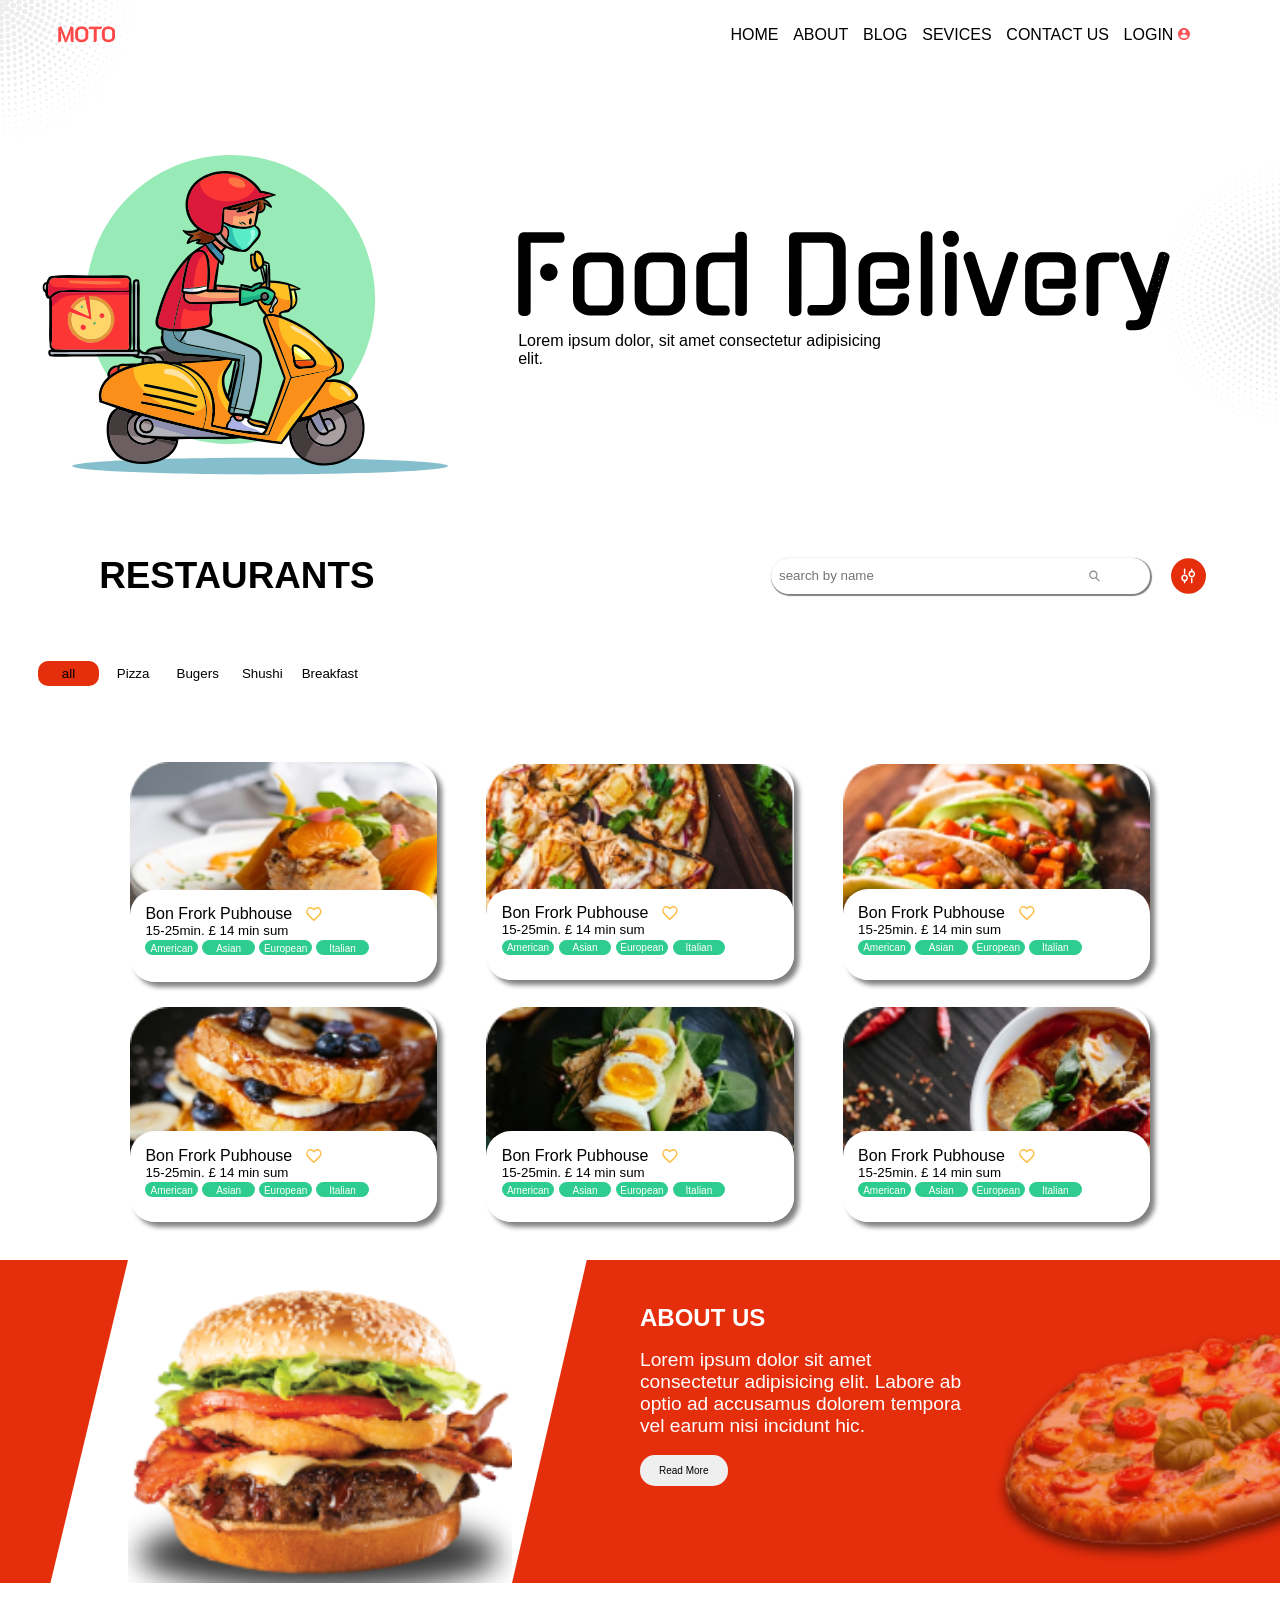
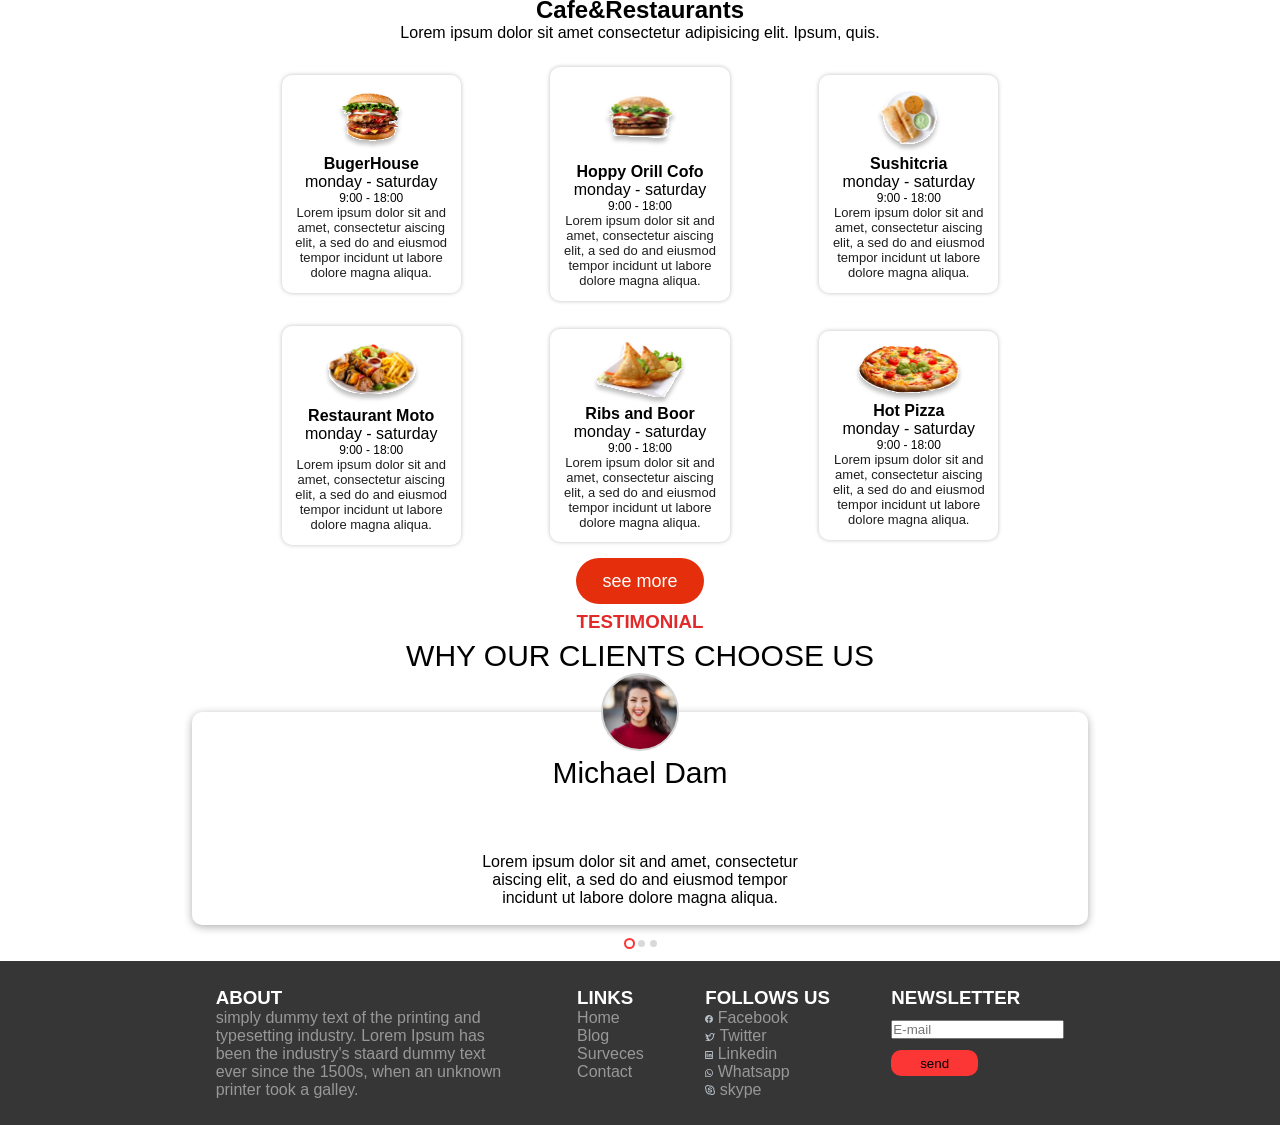
<file: index.html>
<html lang="en">
<head>
    <meta charset="UTF-8">
    <meta http-equiv="X-UA-Compatible" content="IE=edge">
    <meta name="viewport" content="width=device-width, initial-scale=1.0">
    <title>food-delivery-app</title>
    <link rel="preconnect" href="https://fonts.googleapis.com">
    <link rel="preconnect" href="https://fonts.gstatic.com" crossorigin>
    <link rel="stylesheet" href="./style.css">
</head>
<body>
    <header>
        <img class="frame" src="./imgages/Frame.png" alt="">
        <nav class="nav-bar">
            <div class="nav-1">
                <img src="./imgages/MOTO.png" alt="">
            </div>
            <div class="nav-2">
            <p>HOME</p>
            <p>ABOUT</p>
            <p>BLOG</p>
            <p>SEVICES</p>
            <p>CONTACT US</p>
            <div class="nav-3">
            <p>LOGIN <img src="./imgages/Vector.svg" alt=""></p>
            </div>
            </div>
        </nav>
    </header>
        <section class="intro">
            <div class="intro-1">
            <img src="./imgages/byc.svg" alt="">
           </div>
           <div class="intro-2">
            <img src="./imgages/Food Delivery.svg " alt="">
            <p>Lorem ipsum dolor, sit amet consectetur adipisicing elit. </p>
        </div>
        <img frame-01 src="./imgages/Frame-01.svg" alt="">
        </section>
        <section class="sec-1">
            <h1 class="s1-h1"> <b> RESTAURANTS</b> </h1>
            <div class="sec-1b">
                <div class="search"><input class="s1b-input" type="text" placeholder="search by name"><button><img src="./imgages/search 2.svg" alt=""></button></div>
            <img src="./imgages/utensils.svg" alt="">
            </div>
        </section>
        <sectoin class="sec-2">
        <div class="tab">
            <button class="tablinks" id="defaultOpen" class="active" onclick="openCity(event, 'all')" >all</button>
            <button class="tablinks" onclick="openCity(event, 'pizza')"> Pizza </button>
            <button class="tablinks" onclick="openCity(event, 'buger')">Bugers</button>
            <button class="tablinks" onclick="openCity(event, 'shushi')">Shushi</button>
            <button class="tablinks" onclick="openCity(event, 'breakfast')">Breakfast</button>
        </div>

        <div class="tabcontent" id="all" id="defaultOpen">

        <div class="one1">
            <img src="imgages/shit/001.png" alt="">
            <div class="one1a">
                <div class="bon">
                <p> Bon Frork Pubhouse </p> <img src="./imgages/hrt.svg" alt=""> </div>
                <p class="ss-p">15-25min. £ 14 min sum</p>
                <div class="one1b">
                    <button>American</button> 
                    <button>Asian</button>
                    <button>European</button>
                    <button>Italian</button>
                </div>
            </div>
        </div>

        <div class="one1">
            <img src="./imgages/shit/002.png" alt="">
            <div class="one1a">
                <div class="bon">
                <p> Bon Frork Pubhouse </p> <img src="./imgages/hrt.svg" alt=""> </div>
                <p class="ss-p">15-25min. £ 14 min sum</p>
                <div class="one1b">
                    <button>American</button> 
                    <button>Asian</button>
                    <button>European</button>
                    <button>Italian</button>
                </div>
            </div>
        </div>

        <div class="one1">
            <img src="./imgages/shit/003.png" alt="">
            <div class="one1a">
                <div class="bon">
                <p> Bon Frork Pubhouse </p> <img src="./imgages/hrt.svg" alt=""> </div>
                <p class="ss-p">15-25min. £ 14 min sum</p>
                <div class="one1b">       
                    <button>American</button> 
                    <button>Asian</button>
                    <button>European</button>
                    <button>Italian</button>
                </div>
            </div>
        </div>

        <div class="one1">
            <img src="./imgages/shit/004.png" alt="">
            <div class="one1a">
                <div class="bon">
                <p> Bon Frork Pubhouse  </p> <img src="./imgages/hrt.svg" alt=""> </div>
                <p class="ss-p">15-25min. £ 14 min sum</p>
                <div class="one1b">
                    <button>American</button> 
                    <button>Asian</button>
                    <button>European</button>
                    <button>Italian</button>
                </div>
            </div>
        </div>
        
        <div class="one1">
            <img src="./imgages/shit/005.png" alt="">
            <div class="one1a">
                <div class="bon">
                <p> Bon Frork Pubhouse </p> <img src="./imgages/hrt.svg" alt=""> </div> 
                <p class="ss-p">15-25min. £ 14 min sum</p>
                <div class="one1b">
                    <button>American</button> 
                    <button>Asian</button>
                    <button>European</button>
                    <button>Italian</button>
                </div>
            </div>
            </div>
            
        <div class="one1">
            <img src="./imgages/shit/006.png" alt="">
            <div class="one1a">
                <div class="bon">
                <p> Bon Frork Pubhouse </p> <img src="./imgages/hrt.svg" alt=""> </div>
                <p class="ss-p">15-25min. £ 14 min sum</p>
                <div class="one1b">
                    <button>American</button> 
                    <button>Asian</button>
                    <button>European</button>
                    <button>Italian</button>
                </div>
            </div>
        </div>
        
        
        </div> 

</sectoin>
<section class="about-us">
    <img src="./imgages/Rectangle 1.svg" class="bg-right" alt="">
    <img src="./imgages/pngwing 1.png" alt="" class="wing">
    <div class="text">
        <h2>ABOUT US</h2>
        <p>Lorem ipsum dolor sit amet consectetur adipisicing elit. Labore ab optio ad accusamus dolorem tempora vel earum nisi incidunt hic.</p> 
        <button class="read-more">Read More</button></div>
        <img src="./imgages/Rectangle 2.svg" alt="not" class="bg-left">
        <img src="./imgages/Pizza-Free-PNG-Image 1.png" alt="" class="end-pizza">
    </section> 
    <section class="cafe">
        <div class="top-sec-cafe">
            <h2>
                Cafe&Restaurants
            </h2>
            <p>Lorem ipsum dolor sit amet consectetur adipisicing elit. Ipsum, quis.</p>
        </div>
        
        <div class="bottom-sec-cafe">
            <div class="cafe-div">
                <img src="./imgages/leo/pngwing 2.svg" alt="">
                <h3 class="ss-h3">BugerHouse</h3>
                <p class="smid"> monday - saturday</p>
                <p class="smi0d"> 9:00 - 18:00</p>
                <p class="smid-p">Lorem ipsum dolor sit and amet, consectetur aiscing elit, a sed do and eiusmod tempor incidunt ut labore           dolore magna aliqua.</p>
            </div>
            
            <div class="cafe-div">
                <img src="./imgages/leo/pngwing 3.svg" alt="">
                <h3 class="ss-h3">Hoppy Orill Cofo</h3>
                <p class="smid"> monday - saturday</p>
                <p class="smi0d"> 9:00 - 18:00</p>
                <p class="smid-p">Lorem ipsum dolor sit and amet, consectetur aiscing elit, a sed do and eiusmod tempor incidunt ut labore           dolore magna aliqua.</p>
            </div>
            
            <div class="cafe-div">
                <img src="./imgages/leo/pngwing 4.svg" alt="">
                <h3 class="ss-h3">Sushitcria</h3>
                <p class="smid"> monday - saturday</p>
                <p class="smi0d"> 9:00 - 18:00</p>
                <p class="smid-p">Lorem ipsum dolor sit and amet, consectetur aiscing elit, a sed do and eiusmod tempor incidunt ut labore           dolore magna aliqua.</p>
            </div>
            </div>
            <div class="rehab">
        <div class="cafe-div">
            <img src="./imgages/leo/pngwing 5.svg" alt="">
            <h3 class="ss-h3">Restaurant Moto</h3>
            <p class="smid"> monday - saturday</p>
            <p class="smi0d"> 9:00 - 18:00</p>
            <p class="smid-p">Lorem ipsum dolor sit and amet, consectetur aiscing elit, a sed do and eiusmod tempor incidunt ut labore           dolore magna aliqua.</p>
        </div>

        <div class="cafe-div">
            <img src="./imgages/leo/pngwing 6.svg" alt="">
            <h3 class="ss-h3">Ribs and Boor</h3>
            <p class="smid"> monday - saturday</p>
            <p class="smi0d"> 9:00 - 18:00</p>
            <p class="smid-p">Lorem ipsum dolor sit and amet, consectetur aiscing elit, a sed do and eiusmod tempor incidunt ut labore           dolore magna aliqua.</p>
        </div>

        <div class="cafe-div">
            <img src="./imgages/leo/Pizza-Free-PNG-Image 2.svg" alt="">
            <h3 class="ss-h3">Hot Pizza</h3>
            <p class="smid"> monday - saturday</p>
            <p class="smi0d"> 9:00 - 18:00</p>
            <p class="smid-p">Lorem ipsum dolor sit and amet, consectetur aiscing elit, a sed do and eiusmod tempor incidunt ut labore           dolore magna aliqua.</p>
        </div>
    </div>
    <button class="see-more">see more</button>
    </div>
</section>

<section class="testimonial">
    <h3 class="test-h3">TESTIMONIAL</h3>
    <p class="our-client">WHY OUR CLIENTS CHOOSE US</p>
    <div class="damsel" > 
        <img src="./imgages/finegal.svg" alt="" class="damsel-img">
        <p class="big-p">Michael Dam</p>
        <p>Lorem ipsum dolor sit and amet, consectetur aiscing elit, a sed do and eiusmod tempor incidunt ut labore           dolore magna aliqua.</p>
    </div>
    <div class="yeye">
    <button class="btn-img"><img src="./imgages/button.svg" alt=""></button>  
    </div>
</section>
<footer>
    <div class="ft1">
        <h3>ABOUT</h3>
        <p>simply dummy text of the printing and typesetting industry. Lorem Ipsum has been the industry's staard dummy text ever since the 1500s, when an unknown printer took a galley.</p>
    </div>
    <div class="ft2">
        <h3>LINKS</h3>
        <p>Home</p>
        <p>Blog</p>
        <p>Surveces</p>
        <p>Contact</p>
    </div>
    <div class="ft3">
        <h3>FOLLOWS US</h3>
        <p><img src="./imgages/sub/Vector.svg" alt=""> Facebook</p>
        <p><img src="./imgages/sub/Vector-1.svg" alt=""> Twitter</p>
        <p><img src="./imgages/sub/Vector-2.svg" alt=""> Linkedin</p>
        <p><img src="./imgages/sub/Vector-3.svg" alt=""> Whatsapp</p>
        <p><img src="./imgages/sub/Vector-4.svg" alt=""> skype</p>
    </div>
    <div class="ft4">
        <h3>NEWSLETTER</h3>
        <input type="text" placeholder="E-mail">
        <button class="send">
            send
        </button>
    </div>
</footer>
</body>
</html>
</file>
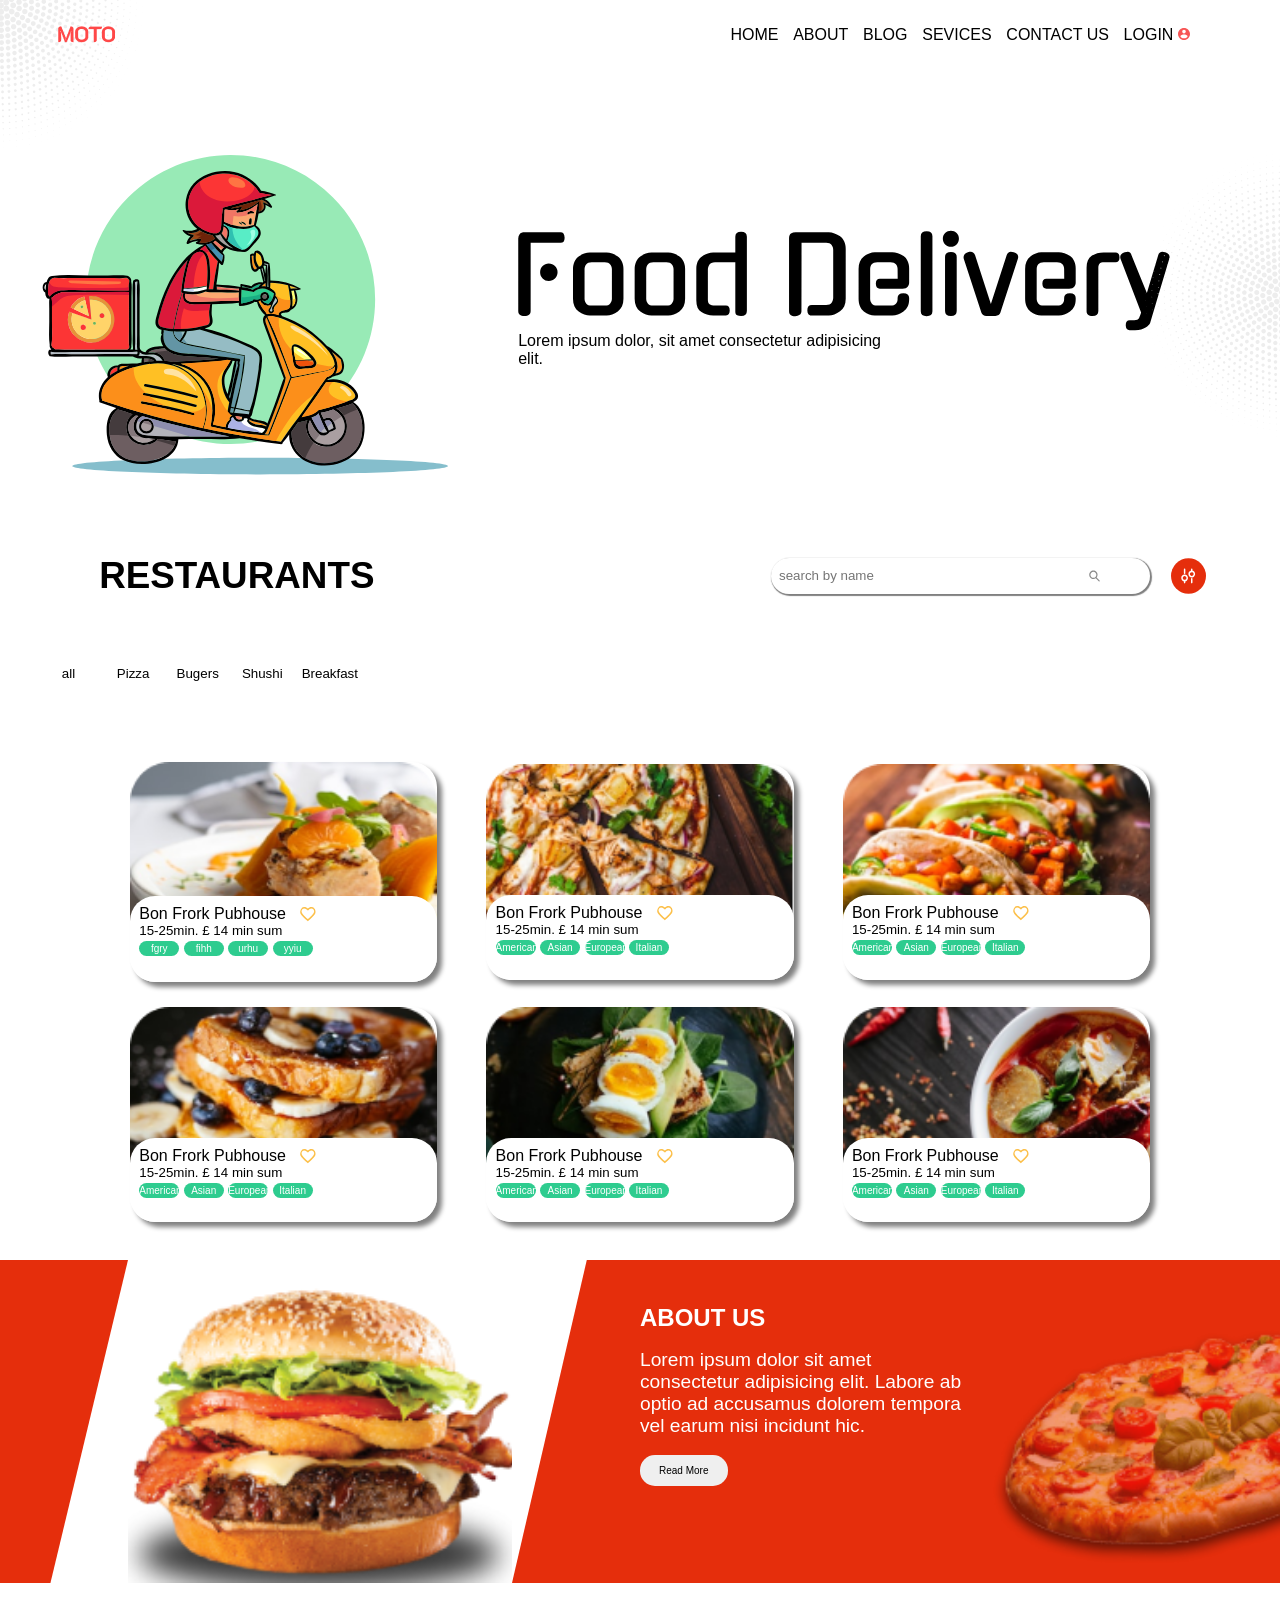
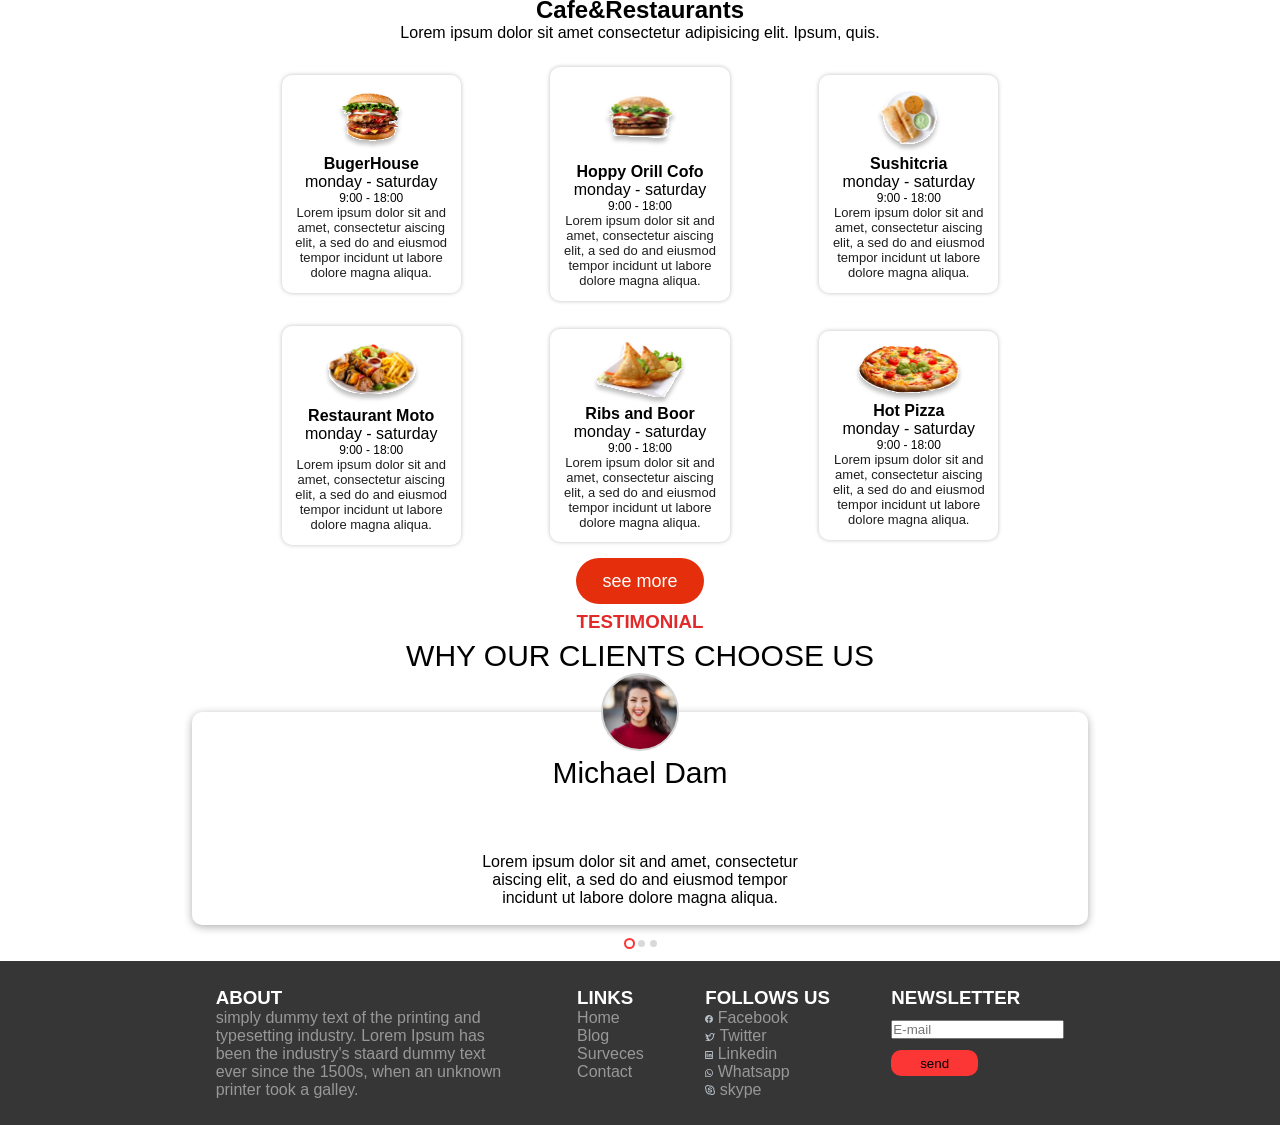
<file: food-delivery-app.html>
<html lang="en">
<head>
    <meta charset="UTF-8">
    <meta http-equiv="X-UA-Compatible" content="IE=edge">
    <meta name="viewport" content="width=device-width, initial-scale=1.0">
    <title>food-delivery-app</title>
    <link rel="preconnect" href="https://fonts.googleapis.com">
    <link rel="preconnect" href="https://fonts.gstatic.com" crossorigin>
    <link rel="stylesheet" href="./food-delivery-app.css">
    <script>
        window.onload(loader)

function loader(){
    document.getElementById("page").style.removeProperty("display");
}
        function openCity(evt, cityName) {
          var i, tabcontent, tablinks;
          tabcontent = document.getElementsByClassName("tabcontent");
          for (i = 0; i < tabcontent.length; i++) {
            tabcontent[i].style.display = "none";
          }
          tablinks = document.getElementsByClassName("tablinks");
          for (i = 0; i < tablinks.length; i++) {
            tablinks[i].className = tablinks[i].className.replace(" active", "");
          }
          document.getElementById(cityName).style.display = "flex";
          evt.currentTarget.className += " active";
        }

        
        </script>
</head>
<body>
    <header>
        <img class="frame" src="./imgages/Frame.png" alt="">
        <nav class="nav-bar">
            <div class="nav-1">
                <img src="./imgages/MOTO.png" alt="">
            </div>
            <div class="nav-2">
            <p>HOME</p>
            <p>ABOUT</p>
            <p>BLOG</p>
            <p>SEVICES</p>
            <p>CONTACT US</p>
            <div class="nav-3">
            <p>LOGIN <img src="./imgages/Vector.svg" alt=""></p>
            </div>
            </div>
        </nav>
    </header>
<body>
        <section class="intro">
            <div class="intro-1">
            <img src="./imgages/byc.svg" alt="">
           </div>
           <div class="intro-2">
            <img src="./imgages/Food Delivery.svg " alt="">
            <p>Lorem ipsum dolor, sit amet consectetur adipisicing elit. </p>
        </div>
        <img frame-01 src="./imgages/Frame-01.svg" alt="">
        </section>
        <section class="sec-1">
            <h1 class="s1-h1"> <b> RESTAURANTS</b> </h1>
            <div class="sec-1b">
                <div class="search"><input class="s1b-input" type="text" placeholder="search by name"><button><img src="./imgages/search 2.svg" alt=""></button></div>
            <img src="./imgages/utensils.svg" alt="">
            </div>
        </section>
        <sectoin class="sec-2">
        <div class="tab">
            <button class="tablinks" id="defaultOpen" class="active" onclick="openCity(event, 'all')" >all</button>
            <button class="tablinks" onclick="openCity(event, 'pizza')"> Pizza </button>
            <button class="tablinks" onclick="openCity(event, 'buger')">Bugers</button>
            <button class="tablinks" onclick="openCity(event, 'shushi')">Shushi</button>
            <button class="tablinks" onclick="openCity(event, 'breakfast')">Breakfast</button>
        </div>

        <div class="tabcontent" id="all" id="defaultOpen">

        <div class="one1">
            <img src="imgages/shit/001.png" alt="">
            <div class="one1a">
                <div class="bon">
                <p> Bon Frork Pubhouse </p> <img src="./imgages/hrt.svg" alt=""> </div>
                <p class="ss-p">15-25min. £ 14 min sum</p>
                <div class="one1b">
                    <button>fgry</button> 
                    <button>fihh</button>
                    <button>urhu</button>
                    <button>yyiu</button>
                </div>
            </div>
        </div>

        <div class="one1">
            <img src="./imgages/shit/002.png" alt="">
            <div class="one1a">
                <div class="bon">
                <p> Bon Frork Pubhouse </p> <img src="./imgages/hrt.svg" alt=""> </div>
                <p class="ss-p">15-25min. £ 14 min sum</p>
                <div class="one1b">
                    <button>American</button> 
                    <button>Asian</button>
                    <button>European</button>
                    <button>Italian</button>
                </div>
            </div>
        </div>

        <div class="one1">
            <img src="./imgages/shit/003.png" alt="">
            <div class="one1a">
                <div class="bon">
                <p> Bon Frork Pubhouse </p> <img src="./imgages/hrt.svg" alt=""> </div>
                <p class="ss-p">15-25min. £ 14 min sum</p>
                <div class="one1b">       
                    <button>American</button> 
                    <button>Asian</button>
                    <button>European</button>
                    <button>Italian</button>
                </div>
            </div>
        </div>

        <div class="one1">
            <img src="./imgages/shit/004.png" alt="">
            <div class="one1a">
                <div class="bon">
                <p> Bon Frork Pubhouse  </p> <img src="./imgages/hrt.svg" alt=""> </div>
                <p class="ss-p">15-25min. £ 14 min sum</p>
                <div class="one1b">
                    <button>American</button> 
                    <button>Asian</button>
                    <button>European</button>
                    <button>Italian</button>
                </div>
            </div>
        </div>
        
        <div class="one1">
            <img src="./imgages/shit/005.png" alt="">
            <div class="one1a">
                <div class="bon">
                <p> Bon Frork Pubhouse </p> <img src="./imgages/hrt.svg" alt=""> </div> 
                <p class="ss-p">15-25min. £ 14 min sum</p>
                <div class="one1b">
                    <button>American</button> 
                    <button>Asian</button>
                    <button>European</button>
                    <button>Italian</button>
                </div>
            </div>
            </div>
            
        <div class="one1">
            <img src="./imgages/shit/006.png" alt="">
            <div class="one1a">
                <div class="bon">
                <p> Bon Frork Pubhouse </p> <img src="./imgages/hrt.svg" alt=""> </div>
                <p class="ss-p">15-25min. £ 14 min sum</p>
                <div class="one1b">
                    <button>American</button> 
                    <button>Asian</button>
                    <button>European</button>
                    <button>Italian</button>
                </div>
            </div>
        </div>
        
        
        </div> 
        <!-- <div class="tabcontent" id="pizza"> 
            <p>Lorem ipsum dolor sit amet consectetur adipisicing elit. At sed totam consequatur qui ad. Reiciendis, numquam obcaecati eius voluptate tenetur odit incidunt eligendi illo debitis molestiae hic rerum facere autem.</p>
        </div>
        <div class="tabcontent" id="buger"> 
            <p>Lorem ipsum dolor sit amet consectetur adipisicing elit. In tenetur sunt facere recusandae reiciendis cupiditate magnam sequi omnis sapiente ex reprehenderit dolore minus corrupti veniam incidunt, culpa commodi illum adipisci?</p>
        </div>
        <div class="tabcontent" id="shushi"> <p>Lorem ipsum dolor sit amet consectetur adipisicing elit. Accusamus mollitia voluptatum animi cupiditate iusto? Explicabo blanditiis maxime </p></div>
        <div class="tabcontent" id="breakfast">
            <p>Lorem ipsum dolor sit amet consectetur adipisicing elit. Quo eaque dolorum repudiandae magni nesciunt, aperiam minus aliquam! Laboriosam dicta maiores cumque non id, aspernatur architecto quas libero alias saepe odio.</p>
        </div> -->
</sectoin>
<section class="about-us">
    <img src="./imgages/Rectangle 1.svg" class="bg-right" alt="">
    <img src="./imgages/pngwing 1.png" alt="" class="wing">
    <div class="text">
        <h2>ABOUT US</h2>
        <p>Lorem ipsum dolor sit amet consectetur adipisicing elit. Labore ab optio ad accusamus dolorem tempora vel earum nisi incidunt hic.</p> 
        <button class="read-more">Read More</button></div>
        <img src="./imgages/Rectangle 2.svg" alt="not" class="bg-left">
        <img src="./imgages/Pizza-Free-PNG-Image 1.png" alt="" class="end-pizza">
    </section> 
    <section class="cafe">
        <div class="top-sec-cafe">
            <h2>
                Cafe&Restaurants
            </h2>
            <p>Lorem ipsum dolor sit amet consectetur adipisicing elit. Ipsum, quis.</p>
        </div>
        
        <div class="bottom-sec-cafe">
            <div class="cafe-div">
                <img src="./imgages/leo/pngwing 2.svg" alt="">
                <h3 class="ss-h3">BugerHouse</h3>
                <p class="smid"> monday - saturday</p>
                <p class="smi0d"> 9:00 - 18:00</p>
                <p class="smid-p">Lorem ipsum dolor sit and amet, consectetur aiscing elit, a sed do and eiusmod tempor incidunt ut labore           dolore magna aliqua.</p>
            </div>
            
            <div class="cafe-div">
                <img src="./imgages/leo/pngwing 3.svg" alt="">
                <h3 class="ss-h3">Hoppy Orill Cofo</h3>
                <p class="smid"> monday - saturday</p>
                <p class="smi0d"> 9:00 - 18:00</p>
                <p class="smid-p">Lorem ipsum dolor sit and amet, consectetur aiscing elit, a sed do and eiusmod tempor incidunt ut labore           dolore magna aliqua.</p>
            </div>
            
            <div class="cafe-div">
                <img src="./imgages/leo/pngwing 4.svg" alt="">
                <h3 class="ss-h3">Sushitcria</h3>
                <p class="smid"> monday - saturday</p>
                <p class="smi0d"> 9:00 - 18:00</p>
                <p class="smid-p">Lorem ipsum dolor sit and amet, consectetur aiscing elit, a sed do and eiusmod tempor incidunt ut labore           dolore magna aliqua.</p>
            </div>
            </div>
            <div class="rehab">
        <div class="cafe-div">
            <img src="./imgages/leo/pngwing 5.svg" alt="">
            <h3 class="ss-h3">Restaurant Moto</h3>
            <p class="smid"> monday - saturday</p>
            <p class="smi0d"> 9:00 - 18:00</p>
            <p class="smid-p">Lorem ipsum dolor sit and amet, consectetur aiscing elit, a sed do and eiusmod tempor incidunt ut labore           dolore magna aliqua.</p>
        </div>

        <div class="cafe-div">
            <img src="./imgages/leo/pngwing 6.svg" alt="">
            <h3 class="ss-h3">Ribs and Boor</h3>
            <p class="smid"> monday - saturday</p>
            <p class="smi0d"> 9:00 - 18:00</p>
            <p class="smid-p">Lorem ipsum dolor sit and amet, consectetur aiscing elit, a sed do and eiusmod tempor incidunt ut labore           dolore magna aliqua.</p>
        </div>

        <div class="cafe-div">
            <img src="./imgages/leo/Pizza-Free-PNG-Image 2.svg" alt="">
            <h3 class="ss-h3">Hot Pizza</h3>
            <p class="smid"> monday - saturday</p>
            <p class="smi0d"> 9:00 - 18:00</p>
            <p class="smid-p">Lorem ipsum dolor sit and amet, consectetur aiscing elit, a sed do and eiusmod tempor incidunt ut labore           dolore magna aliqua.</p>
        </div>
    </div>
    <button class="see-more">see more</button>
    </div>
</section>

<section class="testimonial">
    <h3 class="test-h3">TESTIMONIAL</h3>
    <p class="our-client">WHY OUR CLIENTS CHOOSE US</p>
    <div class="damsel" > 
        <img src="./imgages/finegal.svg" alt="" class="damsel-img">
        <p class="big-p">Michael Dam</p>
        <p>Lorem ipsum dolor sit and amet, consectetur aiscing elit, a sed do and eiusmod tempor incidunt ut labore           dolore magna aliqua.</p>
    </div>
    <div class="yeye">
    <button class="btn-img"><img src="./imgages/button.svg" alt=""></button>  
    </div>
</section>
<footer>
    <div class="ft1">
        <h3>ABOUT</h3>
        <p>simply dummy text of the printing and typesetting industry. Lorem Ipsum has been the industry's staard dummy text ever since the 1500s, when an unknown printer took a galley.</p>
    </div>
    <div class="ft2">
        <h3>LINKS</h3>
        <p>Home</p>
        <p>Blog</p>
        <p>Surveces</p>
        <p>Contact</p>
    </div>
    <div class="ft3">
        <h3>FOLLOWS US</h3>
        <p><img src="./imgages/sub/Vector.svg" alt=""> Facebook</p>
        <p><img src="./imgages/sub/Vector-1.svg" alt=""> Twitter</p>
        <p><img src="./imgages/sub/Vector-2.svg" alt=""> Linkedin</p>
        <p><img src="./imgages/sub/Vector-3.svg" alt=""> Whatsapp</p>
        <p><img src="./imgages/sub/Vector-4.svg" alt=""> skype</p>
    </div>
    <div class="ft4">
        <h3>NEWSLETTER</h3>
        <input type="text" placeholder="E-mail">
        <button class="send">
            send
        </button>
    </div>
</footer>
</body>
</html>
</file>
<file: style.css>
* {
   margin: 0;
   padding: 0;
}

body {
    font-family: 'Public Sans', sans-serif;
}

nav {
    display: flex;
    align-items: center;
    justify-content: center;
    cursor: pointer;
    gap: 50%;
    padding: 02%;
}

.frame {
    position: absolute;
    top: 0%;
    left: 0%;
    z-index: -1;
}

.nav-1 {
    align-items: center;
}

.intro {
    position: relative;
    display: flex;
    gap: 20%;
}

.intro-1 {
    padding: 02%;
}

.intro-1 img {
    width: 200%;
}

.intro-2 {
    display: flex;
    justify-content: center;
    flex-direction: column;
}

.intro-2 img {
    width: 180%;
}

.nav-2 {
    float: right;
    display: flex;
    gap: 03%;
    cursor: pointer;
    max-width: 400%;
    min-width: 40%;
}

.frame-01 {
    position: absolute;
    right: -10%;
    z-index: -1;
}

.sec-1 {
    display: flex;
    gap: 33%;
    padding: 02%;
    padding-left: 04%;
    justify-content: center;
    align-items: center;
}

.sec-1b {
    display: flex;
    gap: 05%;
}

.search img {
    width: 50%;
    border: none;
}

.search button {
    border: none;
    background-color: #fff;
    cursor: pointer;
    width: 50px;
}

.s1-h1 {
    font-size: 230%;
}

 .search {
    border-radius: 50px;
    background-color: white;
    width: 400px;
    border: none;
    box-shadow: 1px 1px 1px 1px gray;
    display: flex;
    gap: 30%;
}

.tab {
    overflow: hidden;
    padding: 03%;
}

.tab button.active {
    background-color: #E52E0C;
}

.tabcontent {
    flex-wrap: wrap;
    justify-content: center;
    align-items: center;
}

.tab button {
    padding: 0.4%;
    background-color: inherit;
    width: 05%;
    border-radius: 10px;
    border: none;
    cursor: pointer;
}

.s1b-input {
    border: none;
    outline: none;
    margin: 02%;
}

.tab button:hover {
    background-color: #e7553b;
}

#all {
    padding: 02%;
    display: flex;
    gap: 02%;
    background-color: ;
}

#defaultOpen {
    background-color: #E52E0C;
}

.one1 {
    position: relative;
    width: 25%;
    display: flex;
    flex-direction: column;
    box-shadow: 5px 5px 5px gray;
    border-radius: 25px;
    margin: 01%;
}

.one1 button {
    color: #fff;
    background-color: #2ECC8F;
    border: none;
    font-size: 10px;
    border-radius: 10px;
}

.one1 img {
    border-radius: 25px;
}

.one1a {
    height: 35%;
    width: 90%;
    border-radius: 25px;
    background-color: #fff;
    position: absolute;
    bottom: 0%;
    padding: 05%;
    padding-bottom: 0%;
}

.bon {
    display: flex;
    gap: 05%;
}

.ss-p { 
    font-size: smaller;
    color: black;
}

.one1b button {
    width: 19%;
    height: 15px;
    padding: 01%;
    cursor: pointer;
    align-items: center;
    justify-content: center;
    flex-direction: row;
}

.about-us {
    position: relative;
    display: flex;
}

.text {
   display: flex;
   flex-direction: column;
   color: #ffff;
   position: absolute;
   bottom: 30%;
   left: 50%;
}

.text p {
    font-size: larger;
}

.text button {
    width: 25%;
    border: none;
    padding: 10px;
    border-radius: 15px;
    font-size: 10px;
    cursor: pointer;
}

.text p {
    max-width: 350px;
    margin: 05%;
    margin-left: 0%;
}

.bg-left {
   /* position: absolute; */
   z-index: -1;
   width: 60%;
   right: 0%;
}


.bg-right {
    /* position: absolute; */
    z-index: -1;
    width: 10%;
    left: 0%;
}

.end-pizza {
    position: absolute;
    right: 0%;
    bottom: 5%;
    width: 25%;
}


.wing {
    width: 30%;
    object-fit: cover;
}

.cafe {
    position: relative;
    display: flex;
    flex-direction: column;
    flex-wrap: wrap;
}

.top-sec-cafe {
    text-align: center;
    padding: 01%;
}

.ss-h3 {
    font-size: 16px;
    color: #000000;
}

.smid-p {
    font-size: small;
    text-align: center;
    color: #1F1E1E;
}

.snid {
    font-size: 10px;
    font-weight: 700;
    color: #000000;
}

.smi0d {
    font-size: 12px;
}

.cafe-div {
    width: 12%;
    height: 60%;
    border-radius: 10px;
    display: flex;
    align-items: center;
    justify-content: center;
    flex-direction: column;
    padding: 01%;
    box-shadow: 0px 0px 4px rgba(0, 0, 0, 0.25);
    margin: 01%;
}

.cafe-div:hover {
    box-shadow: 5px 1px 30px rgba(160, 66, 66, 0.42);
    border: none;
}

.bottom-sec-cafe {
    align-items: center;
    justify-content: center;
    gap: 05%;
    display: flex;
}

.rehab {
    display: flex;
    align-items: center;
    justify-content: center;
    gap: 05%;
}

.see-more {
    background-color: #E52E0C;
    display: flex;
    justify-content: center;
    align-items: center;
    padding: 01%;
    width: 10%;
    font-size: large;
    color: #fff;
    border: none;
    border-radius: 25px;
    margin: auto;
}

.test-h3 {
    color: #E22A2A;
    text-align: center;
    margin: 0.5%;
}

.our-client {
    text-align: center;
    font-size: 30px;
}

.damsel {
    margin-top: 03%;
    margin-left: 15%;
    margin-right: 15%;
    background-color: #FFFF;
    position: relative;
    text-align: center;
    display: flex;
    flex-direction: column;
    align-items: center;
    justify-content: center;
    align-self: center;
    border-radius: 10px;
    box-shadow: 0px 2px 8px rgba(0, 0, 0, 0.32);
}

.damsel-img {
    position: absolute;
    top: -18%;
}

.damsel p {
    max-width: 350px;
    text-align: center;
    padding: 02%;
}

.big-p {
    font-size: 30px;
    margin: 03%;
}

.btn-img {
    border: none;
    align-items: center;
    background-color: inherit;
    cursor: pointer;
}

.yeye {
    text-align: center;
    padding: 01%;
}

footer {
    background-color: #363636;
    color: #fff;
    display: flex;
    justify-content: center;
    gap: 05%;
    padding: 02%;
}

input {
    outline: none;
}

footer p {
    color: #989898; 
}

.ft1 {
    max-width: 300px;
}

.ft4 {
    display: flex;
    flex-direction: column;
    gap: 10%;
}

.ft4 button {
    width: 50%;
    background-color: #FC3535;
    padding: 03%;
    border: none;
    border-radius: 10px;
}
</file>
<file: food-delivery-app.css>
* {
   margin: 0;
   padding: 0;
}

body {
    font-family: 'Public Sans', sans-serif;
}

nav {
    display: flex;
    align-items: center;
    justify-content: center;
    cursor: pointer;
    gap: 50%;
    padding: 02%;
}

.frame {
    position: absolute;
    top: 0%;
    left: 0%;
    z-index: -1;
}

.nav-1 {
    align-items: center;
}

.intro {
    position: relative;
    display: flex;
    gap: 20%;
}

.intro-1 {
    padding: 02%;
}

.intro-1 img {
    width: 200%;
}

.intro-2 {
    display: flex;
    justify-content: center;
    flex-direction: column;
}

.intro-2 img {
    width: 180%;
}

.nav-2 {
    float: right;
    display: flex;
    gap: 03%;
    cursor: pointer;
    max-width: 400%;
    min-width: 40%;
}

.frame-01 {
    position: absolute;
    right: -10%;
    z-index: -1;
}

.sec-1 {
    display: flex;
    gap: 33%;
    padding: 02%;
    padding-left: 04%;
    justify-content: center;
    align-items: center;
}

.sec-1b {
    display: flex;
    gap: 05%;
}

.search img {
    width: 50%;
    border: none;
}

.search button {
    border: none;
    background-color: #fff;
    cursor: pointer;
    width: 50px;
}

.s1-h1 {
    font-size: 230%;
}

 .search {
    border-radius: 50px;
    background-color: white;
    width: 400px;
    border: none;
    box-shadow: 1px 1px 1px 1px gray;
    display: flex;
    gap: 30%;
}

.tab {
    overflow: hidden;
    padding: 03%;
}

.tab button.active {
    background-color: #E52E0C;
}

.tabcontent {
    flex-wrap: wrap;
    justify-content: center;
    align-items: center;
}

.tab button {
    padding: 0.4%;
    background-color: inherit;
    width: 05%;
    border-radius: 10px;
    border: none;
    cursor: pointer;
}

.s1b-input {
    border: none;
    outline: none;
    margin: 02%;
}

.tab button:hover {
    background-color: #e7553b;
}

#all {
    padding: 02%;
    display: flex;
    gap: 02%;
}

.one1 {
    position: relative;
    width: 25%;
    display: flex;
    flex-direction: column;
    box-shadow: 5px 5px 5px gray;
    border-radius: 25px;
    margin: 01%;
}

.one1 button {
    color: #fff;
    background-color: #2ECC8F;
    border: none;
    font-size: 10px;
    border-radius: 10px;
}

.one1 img {
    border-radius: 25px;
}

.one1a {
    height: 35%;
    width: 94%;
    border-radius: 25px;
    background-color: #fff;
    position: absolute;
    bottom: 0%;
    padding: 03%;
    padding-bottom: 0%;
}

.bon {
    display: flex;
    gap: 05%;
}

.ss-p { 
    font-size: smaller;
    color: black;
}

.one1b button {
    width: 40px;
    height: 15px;
    cursor: pointer;
}

.about-us {
    position: relative;
    display: flex;
}

.text {
   display: flex;
   flex-direction: column;
   color: #ffff;
   position: absolute;
   bottom: 30%;
   left: 50%;
}

.text p {
    font-size: larger;
}

.text button {
    width: 25%;
    border: none;
    padding: 10px;
    border-radius: 15px;
    font-size: 10px;
    cursor: pointer;
}

.text p {
    max-width: 350px;
    margin: 05%;
    margin-left: 0%;
}

.bg-left {
   /* position: absolute; */
   z-index: -1;
   width: 60%;
   right: 0%;
}


.bg-right {
    /* position: absolute; */
    z-index: -1;
    width: 10%;
    left: 0%;
}

.end-pizza {
    position: absolute;
    right: 0%;
    bottom: 5%;
    width: 25%;
}


.wing {
    width: 30%;
    object-fit: cover;
}

.cafe {
    position: relative;
    display: flex;
    flex-direction: column;
    flex-wrap: wrap;
}

.top-sec-cafe {
    text-align: center;
    padding: 01%;
}

.ss-h3 {
    font-size: 16px;
    color: #000000;
}

.smid-p {
    font-size: small;
    text-align: center;
    color: #1F1E1E;
}

.snid {
    font-size: 10px;
    font-weight: 700;
    color: #000000;
}

.smi0d {
    font-size: 12px;
}

.cafe-div {
    width: 12%;
    height: 60%;
    border-radius: 10px;
    display: flex;
    align-items: center;
    justify-content: center;
    flex-direction: column;
    padding: 01%;
    box-shadow: 0px 0px 4px rgba(0, 0, 0, 0.25);
    margin: 01%;
}

.cafe-div:hover {
    box-shadow: 5px 1px 30px rgba(160, 66, 66, 0.42);
    border: none;
}

.bottom-sec-cafe {
    align-items: center;
    justify-content: center;
    gap: 05%;
    display: flex;
}

.rehab {
    display: flex;
    align-items: center;
    justify-content: center;
    gap: 05%;
}

.see-more {
    background-color: #E52E0C;
    display: flex;
    justify-content: center;
    align-items: center;
    padding: 01%;
    width: 10%;
    font-size: large;
    color: #fff;
    border: none;
    border-radius: 25px;
    margin: auto;
}

.test-h3 {
    color: #E22A2A;
    text-align: center;
    margin: 0.5%;
}

.our-client {
    text-align: center;
    font-size: 30px;
}

.damsel {
    margin-top: 03%;
    margin-left: 15%;
    margin-right: 15%;
    background-color: #FFFF;
    position: relative;
    text-align: center;
    display: flex;
    flex-direction: column;
    align-items: center;
    justify-content: center;
    align-self: center;
    border-radius: 10px;
    box-shadow: 0px 2px 8px rgba(0, 0, 0, 0.32);
}

.damsel-img {
    position: absolute;
    top: -18%;
}

.damsel p {
    max-width: 350px;
    text-align: center;
    padding: 02%;
}

.big-p {
    font-size: 30px;
    margin: 03%;
}

.btn-img {
    border: none;
    align-items: center;
    background-color: inherit;
    cursor: pointer;
}

.yeye {
    text-align: center;
    padding: 01%;
}

footer {
    background-color: #363636;
    color: #fff;
    display: flex;
    justify-content: center;
    gap: 05%;
    padding: 02%;
}

input {
    outline: none;
}

footer p {
    color: #989898; 
}

.ft1 {
    max-width: 300px;
}

.ft4 {
    display: flex;
    flex-direction: column;
    gap: 10%;
}

.ft4 button {
    width: 50%;
    background-color: #FC3535;
    padding: 03%;
    border: none;
    border-radius: 10px;
}
</file>
